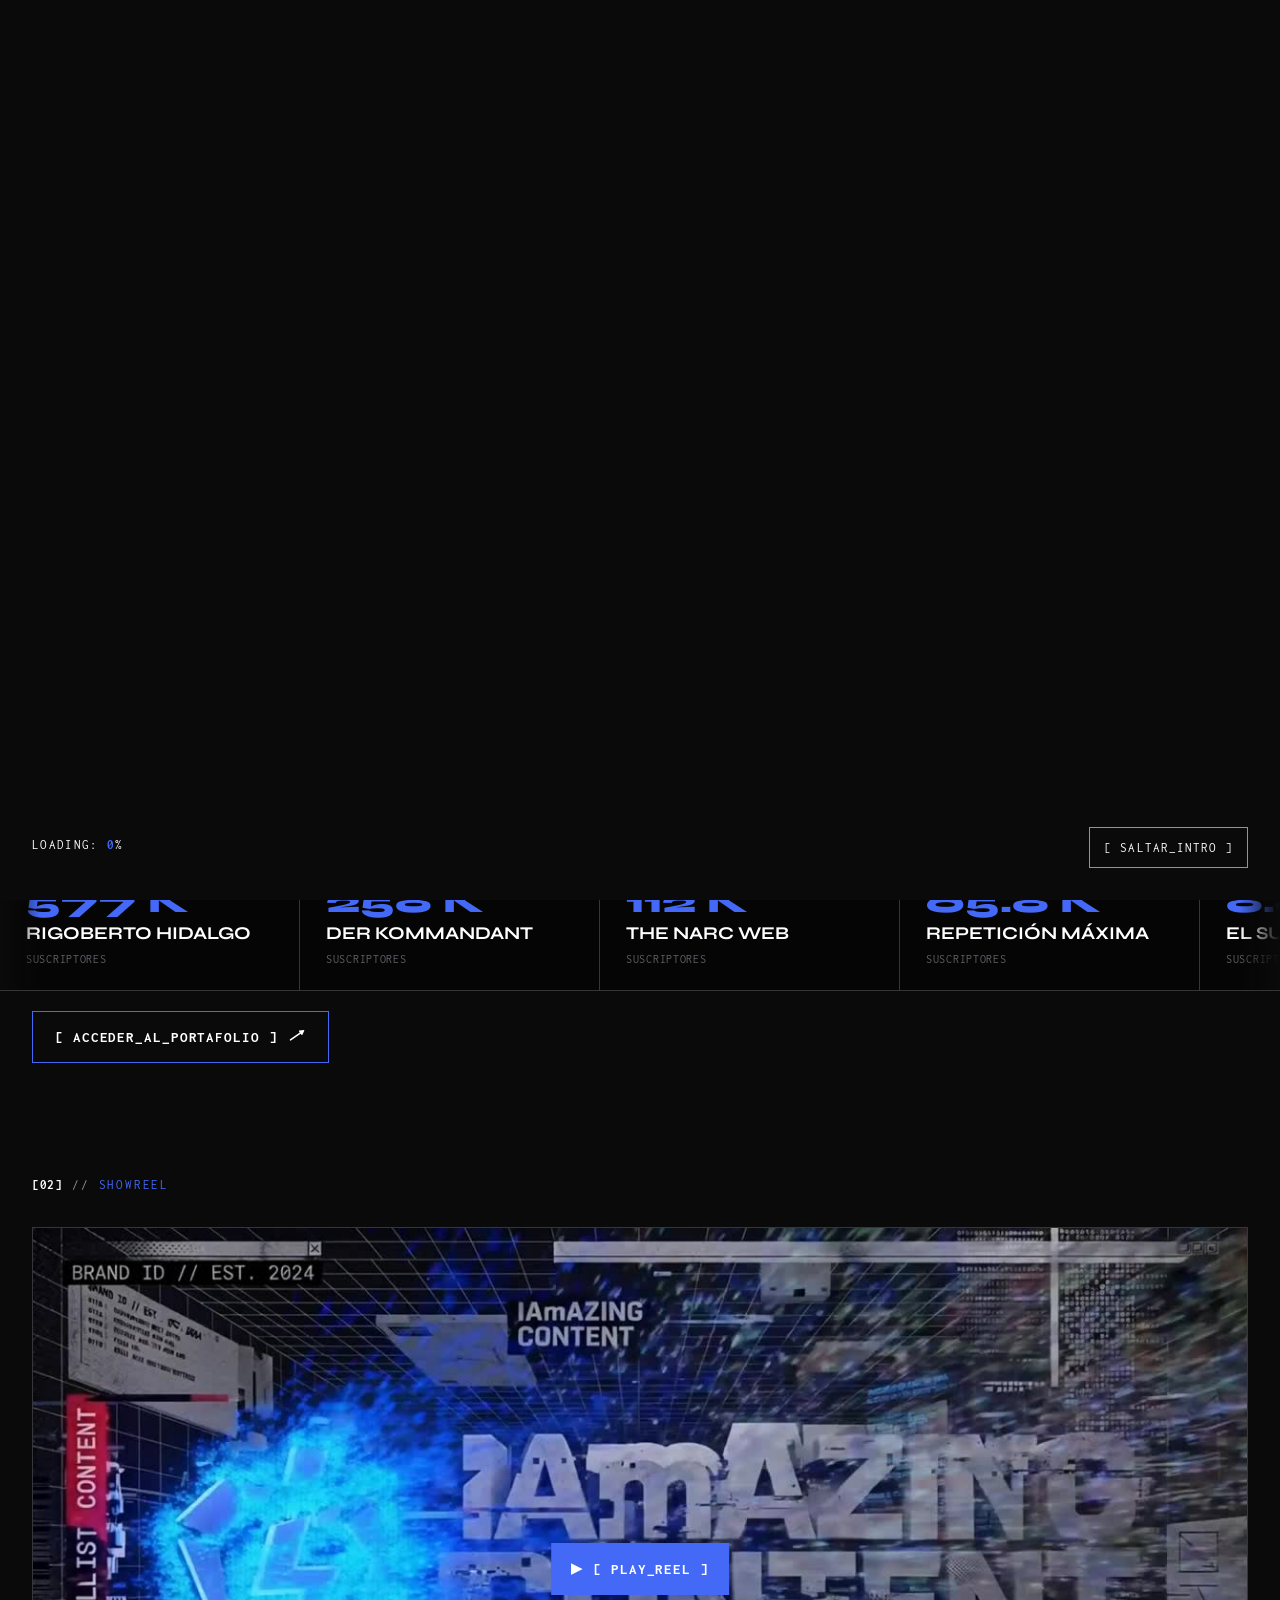
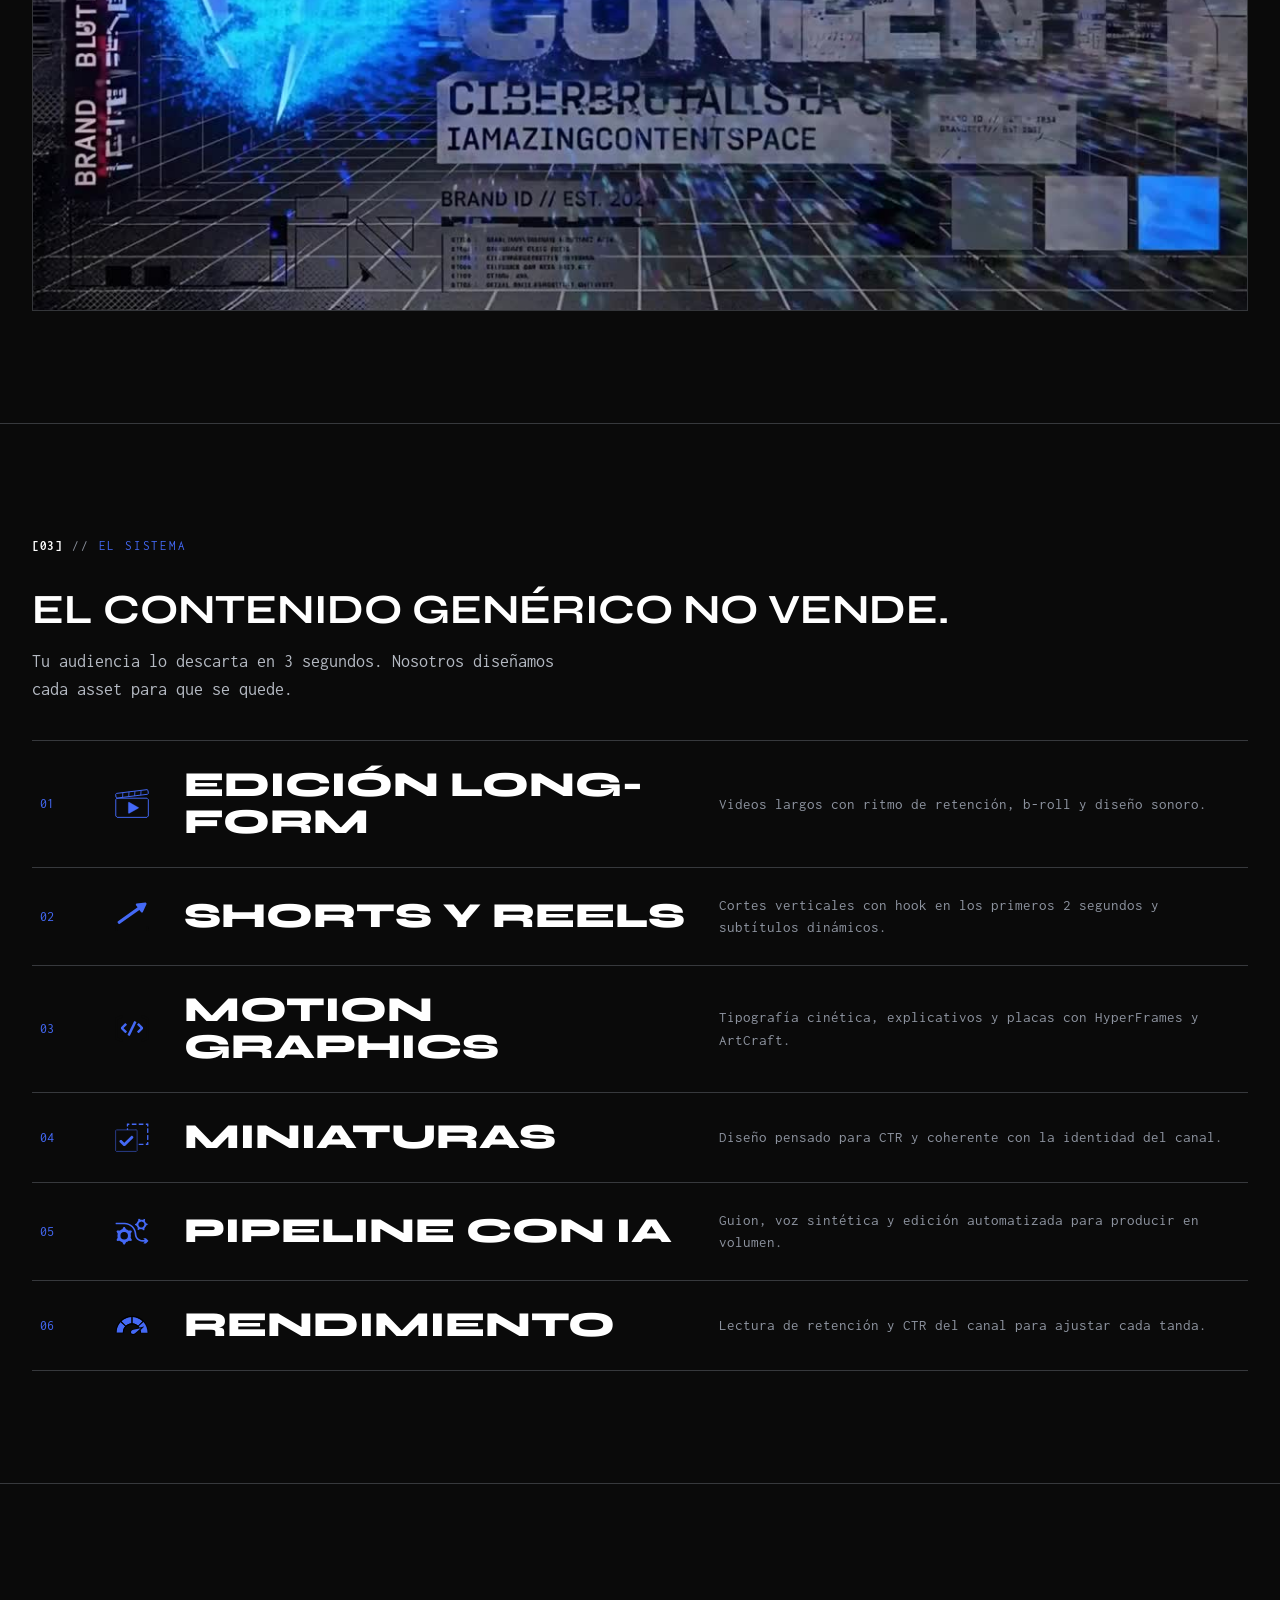
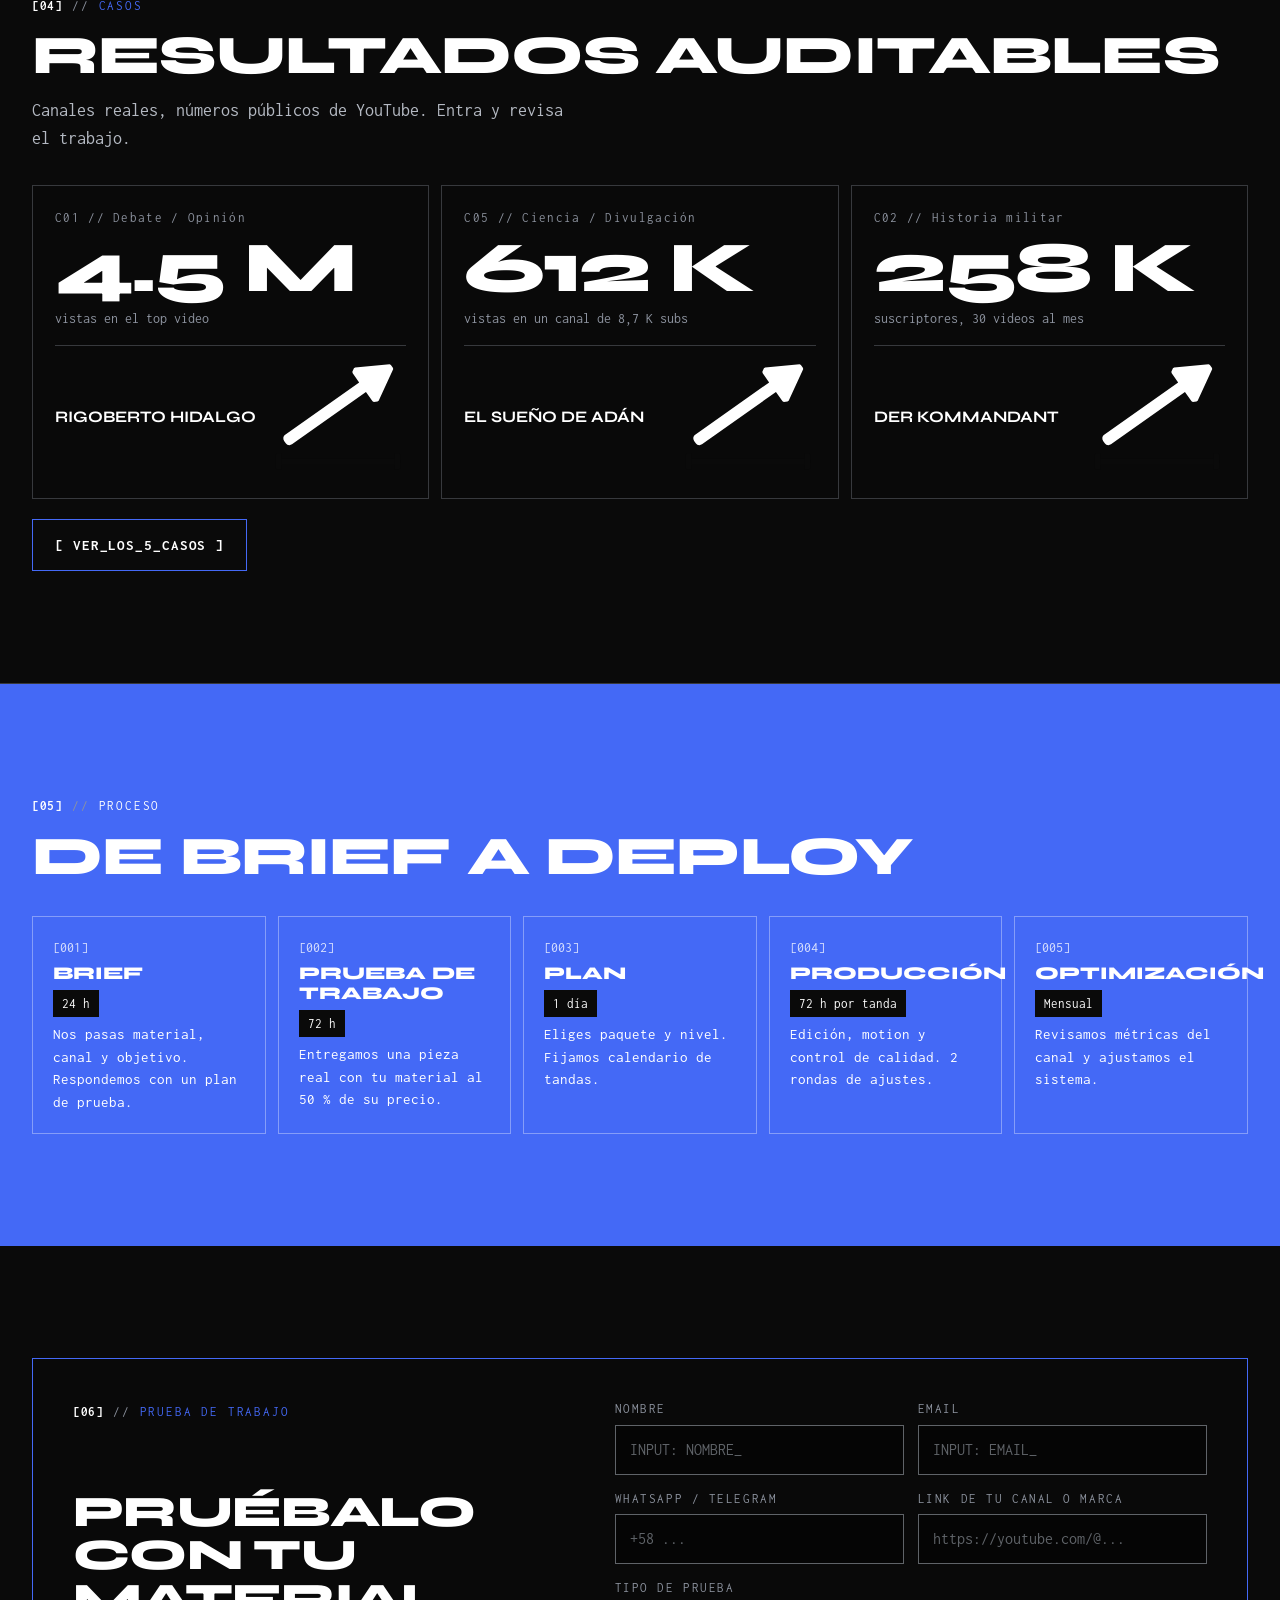
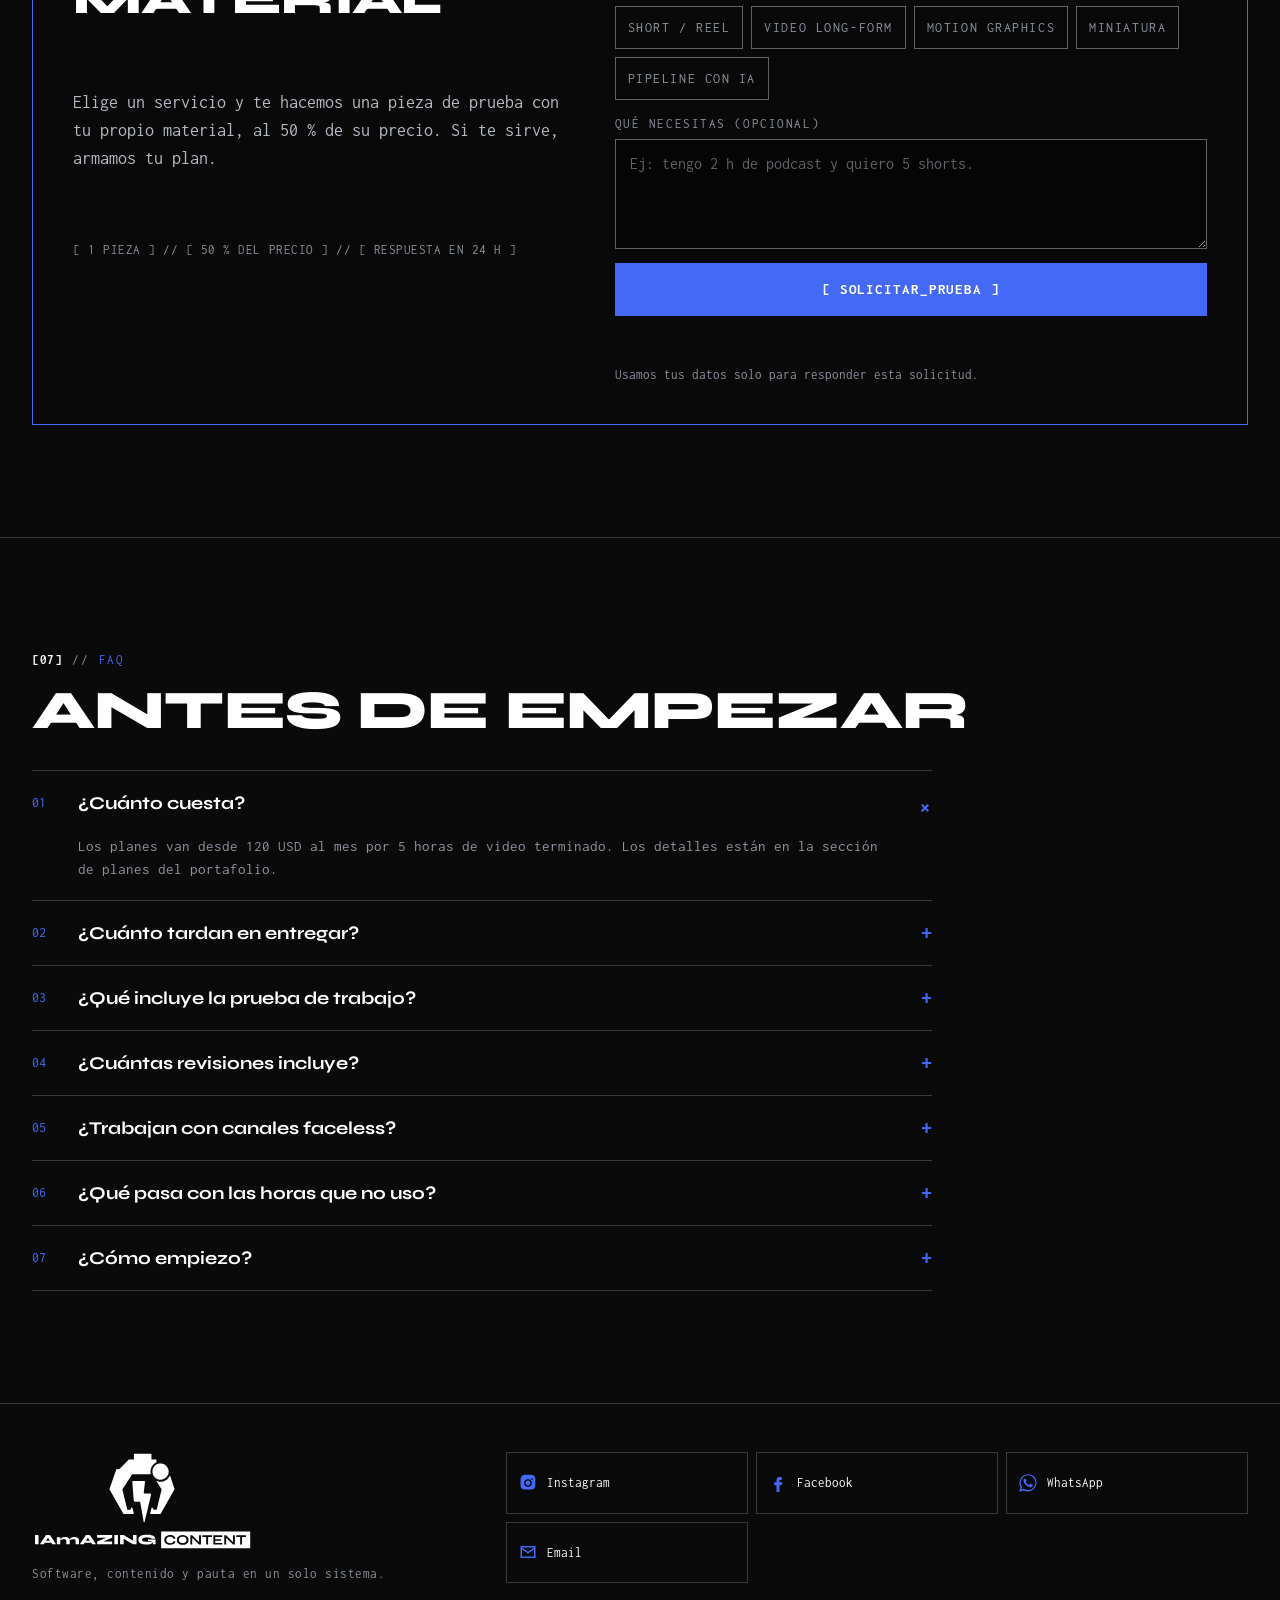
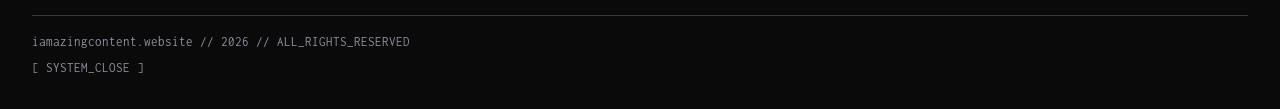
<file: index.html>
<!DOCTYPE html>
<html lang="es">
<head>
  <meta charset="UTF-8">
  <meta name="viewport" content="width=device-width, initial-scale=1, viewport-fit=cover">
  <title>IAmAZING CONTENT // Agencia de contenido con IA para creadores y marcas</title>
  <meta name="description" content="Edición de video, motion graphics y pipeline con IA para canales de YouTube y marcas. Hemos producido para canales que suman más de 1 M de suscriptores. Pide tu prueba de trabajo.">
  <meta name="theme-color" content="#0A0A0A">
  <meta property="og:type" content="website">
  <meta property="og:title" content="IAmAZING CONTENT // Contenido que detiene el scroll">
  <meta property="og:description" content="Agencia de contenido con IA: edición de video, motion graphics y pipeline con IA. Pide tu prueba de trabajo.">
  <meta property="og:image" content="assets/brand/og-isotipo.png">
  <link rel="icon" type="image/svg+xml" href="assets/brand/logos/Isotipo-azul.svg">
  <link rel="preconnect" href="https://fonts.googleapis.com">
  <link rel="preconnect" href="https://fonts.gstatic.com" crossorigin>
  <link href="https://fonts.googleapis.com/css2?family=Inconsolata:wght@400;700&family=Syne:wght@600;700;800&display=swap" rel="stylesheet">
  <link rel="stylesheet" href="assets/css/iamc.css?v=20261108b">
</head>
<body>
  <div id="intro" aria-hidden="true">
    <video muted playsinline preload="auto"><source src="assets/video/intro.mp4" type="video/mp4"></video>
    <canvas></canvas>
    <div class="intro-load mono-s">LOADING: <b id="intro-pct">0</b>%</div>
    <button class="intro-skip" type="button">[ SALTAR_INTRO ]</button>
  </div>
  <canvas id="ascii-bg" aria-hidden="true"></canvas>
  <div class="noise" aria-hidden="true"></div>
  <div class="scanline" aria-hidden="true"></div>

  <div class="page">
    <header class="topbar">
      <div class="wrap">
        <a class="brand" href="./" aria-label="IAmAZING CONTENT, inicio">
          <img class="iso" src="assets/brand/logos/Isotipo-azul.svg" alt="" width="36" height="36">
          <span class="wordmark">IAmAZING <b>CONTENT</b></span>
        </a>
        <div class="status" aria-hidden="true"><span><span class="dot">■</span> SYSTEM_ONLINE</span><span>LOG: CCS/VNZLA</span></div>
        <nav class="nav" aria-label="Principal">
          <a href="portafolio/">[ PORTAFOLIO ]</a>
          <a class="hide-sm" href="portafolio/#planes">[ PLANES ]</a>
          <a class="nav-cta" href="#prueba">[ PRUEBA ]</a>
        </nav>
      </div>
    </header>

    <main>
      <!-- [01] HERO -->
      <section class="hero" aria-labelledby="hero-title">
        <div class="wrap">
          <div class="hero-meta reveal"><span class="idx">[01]</span><span class="tag" data-scramble>Agencia de contenido con IA</span></div>
          <h1 id="hero-title" class="h-display reveal">Contenido que <em>detiene</em> el scroll</h1>
          <div class="hero-grid">
            <p class="lead reveal">Editamos, animamos y automatizamos video para canales de YouTube y marcas. <strong>Dirección creativa humana</strong> sobre un pipeline con IA.</p>
            <div class="hero-side reveal">
              <div class="badge-proof"><b data-count="1021550">1 M</b><span>suscriptores en los canales para los que producimos</span></div>
              <a class="btn btn-primary glitch" href="#prueba">[ PRUEBA_DE_TRABAJO ]</a>
            </div>
          </div>
          <ul class="stack reveal" aria-label="Servicios">
            <li>Edición</li><li>Shorts</li><li>Motion</li><li>Miniaturas</li><li>Guion IA</li><li>Voz IA</li><li>HyperFrames</li><li>ArtCraft</li>
          </ul>
        </div>
        <div class="giant" aria-hidden="true">IAmAZING</div>
      </section>

      <!-- CARRUSEL DE CLIENTES -->
      <section aria-label="Canales para los que producimos">
        <div class="marquee"><div class="marquee-track" id="client-track"></div></div>
        <div class="wrap" style="padding-top:20px">
          <a class="btn glitch" href="portafolio/">[ ACCEDER_AL_PORTAFOLIO ]
            <img class="arr" src="assets/brand/icons/icon-arrow-deploy-white.svg" alt=""></a>
        </div>
      </section>

      <!-- [02] SHOWREEL -->
      <section class="section" id="showreel" aria-labelledby="reel-title">
        <div class="wrap">
          <div class="section-head"><span class="idx">[02]</span><span class="tag">Showreel</span><h2 id="reel-title" class="sr-only">Showreel</h2></div>
          <div class="showreel reveal" id="showreel-box">
            <video id="showreel-video" muted loop playsinline preload="none"></video>
            <button class="play" type="button" id="showreel-play" aria-label="Reproducir showreel"><span>▶</span> [ PLAY_REEL ]</button>
          </div>
        </div>
      </section>

      <!-- [03] SERVICIOS + SPEECH -->
      <section class="section" id="sistema" aria-labelledby="sistema-title">
        <div class="wrap">
          <div class="section-head"><span class="idx">[03]</span><span class="tag">El sistema</span><h2 id="sistema-title" class="sr-only">Servicios</h2></div>
          <p class="manifesto reveal">El contenido genérico no vende.</p>
          <p class="lead manifesto-lead reveal">Tu audiencia lo descarta en 3 segundos. Nosotros diseñamos cada asset para que se quede.</p>
          <ol class="services" id="services"></ol>
        </div>
      </section>

      <!-- [04] CASOS CON MÉTRICA -->
      <section class="section" id="casos" aria-labelledby="casos-title">
        <div class="wrap">
          <div class="section-head">
            <span class="idx">[04]</span><span class="tag">Casos</span>
            <h2 id="casos-title" class="h2">Resultados auditables</h2>
            <p class="lead">Canales reales, números públicos de YouTube. Entra y revisa el trabajo.</p>
          </div>
          <div class="metric-cards" id="metric-cards"></div>
          <a class="btn glitch" href="portafolio/#canales" style="margin-top:20px">[ VER_LOS_5_CASOS ]</a>
        </div>
      </section>

      <!-- [05] PROCESO -->
      <section class="section section-blue" id="proceso" aria-labelledby="proceso-title">
        <div class="wrap">
          <div class="section-head">
            <span class="idx">[05]</span><span class="tag">Proceso</span>
            <h2 id="proceso-title" class="h2">De brief a deploy</h2>
          </div>
          <ol class="process" id="process"></ol>
        </div>
      </section>

      <!-- [06] PRUEBA DE TRABAJO -->
      <section class="section" id="prueba" aria-labelledby="prueba-title">
        <div class="wrap">
          <div class="trial panel reveal">
            <div class="trial-head">
              <div><span class="idx">[06]</span><span class="tag">Prueba de trabajo</span></div>
              <h2 id="prueba-title" class="h2">Pruébalo con tu material</h2>
              <p class="lead">Elige un servicio y te hacemos una pieza de prueba con tu propio material, al 50 % de su precio. Si te sirve, armamos tu plan.</p>
              <p class="mono-s">[ 1 PIEZA ] // [ 50 % DEL PRECIO ] // [ RESPUESTA EN 24 H ]</p>
              <div class="manager" id="manager" hidden></div>
            </div>
            <form class="form" id="trial-form" novalidate>
              <div class="row">
                <div class="field"><label for="f-nombre">Nombre</label><input id="f-nombre" name="nombre" autocomplete="name" required placeholder="INPUT: NOMBRE_"></div>
                <div class="field"><label for="f-email">Email</label><input id="f-email" name="email" type="email" autocomplete="email" required placeholder="INPUT: EMAIL_"></div>
              </div>
              <div class="row">
                <div class="field"><label for="f-tel">WhatsApp / Telegram</label><input id="f-tel" name="telefono" type="tel" autocomplete="tel" placeholder="+58 ..."></div>
                <div class="field"><label for="f-canal">Link de tu canal o marca</label><input id="f-canal" name="canal" type="url" inputmode="url" required placeholder="https://youtube.com/@..."></div>
              </div>
              <fieldset class="field" style="border:0">
                <legend class="legend">Tipo de prueba</legend>
                <div class="chips">
                  <label><input type="checkbox" name="servicio" value="Short / Reel"><span>Short / Reel</span></label>
                  <label><input type="checkbox" name="servicio" value="Video long-form"><span>Video long-form</span></label>
                  <label><input type="checkbox" name="servicio" value="Motion graphics"><span>Motion graphics</span></label>
                  <label><input type="checkbox" name="servicio" value="Miniatura"><span>Miniatura</span></label>
                  <label><input type="checkbox" name="servicio" value="Pipeline con IA"><span>Pipeline con IA</span></label>
                </div>
              </fieldset>
              <div class="field"><label for="f-msg">Qué necesitas (opcional)</label><textarea id="f-msg" name="mensaje" placeholder="Ej: tengo 2 h de podcast y quiero 5 shorts."></textarea></div>
              <input class="hp" name="website" tabindex="-1" autocomplete="off" aria-hidden="true">
              <button class="btn btn-primary btn-block glitch" type="submit">[ SOLICITAR_PRUEBA ]</button>
              <p class="form-status" id="form-status" role="status" aria-live="polite"></p>
              <p class="form-note">Usamos tus datos solo para responder esta solicitud.</p>
            </form>
          </div>
        </div>
      </section>

      <!-- [07] FAQ -->
      <section class="section" id="faq" aria-labelledby="faq-title">
        <div class="wrap">
          <div class="section-head">
            <span class="idx">[07]</span><span class="tag">FAQ</span>
            <h2 id="faq-title" class="h2">Antes de empezar</h2>
          </div>
          <div class="faq" id="faq-list"></div>
        </div>
      </section>
    </main>

    <!-- [08] FOOTER -->
    <footer class="footer" id="contacto">
      <div class="wrap">
        <div class="footer-grid">
          <div>
            <img class="logo-big" src="assets/brand/logos/Logotipo-negativo.svg" alt="IAmAZING CONTENT" width="220">
            <p class="mono-s" style="margin-top:14px">Software, contenido y pauta en un solo sistema.</p>
          </div>
          <div class="socials" id="socials"></div>
        </div>
        <div class="footer-bottom">
          <span><span data-domain></span> // <span data-year></span> // ALL_RIGHTS_RESERVED</span>
          <span>[ SYSTEM_CLOSE ]</span>
        </div>
      </div>
    </footer>
  </div>

  <script src="assets/js/config.js?v=20261108b"></script>
  <script src="assets/js/app.js?v=20261108b"></script>
</body>
</html>
</file>
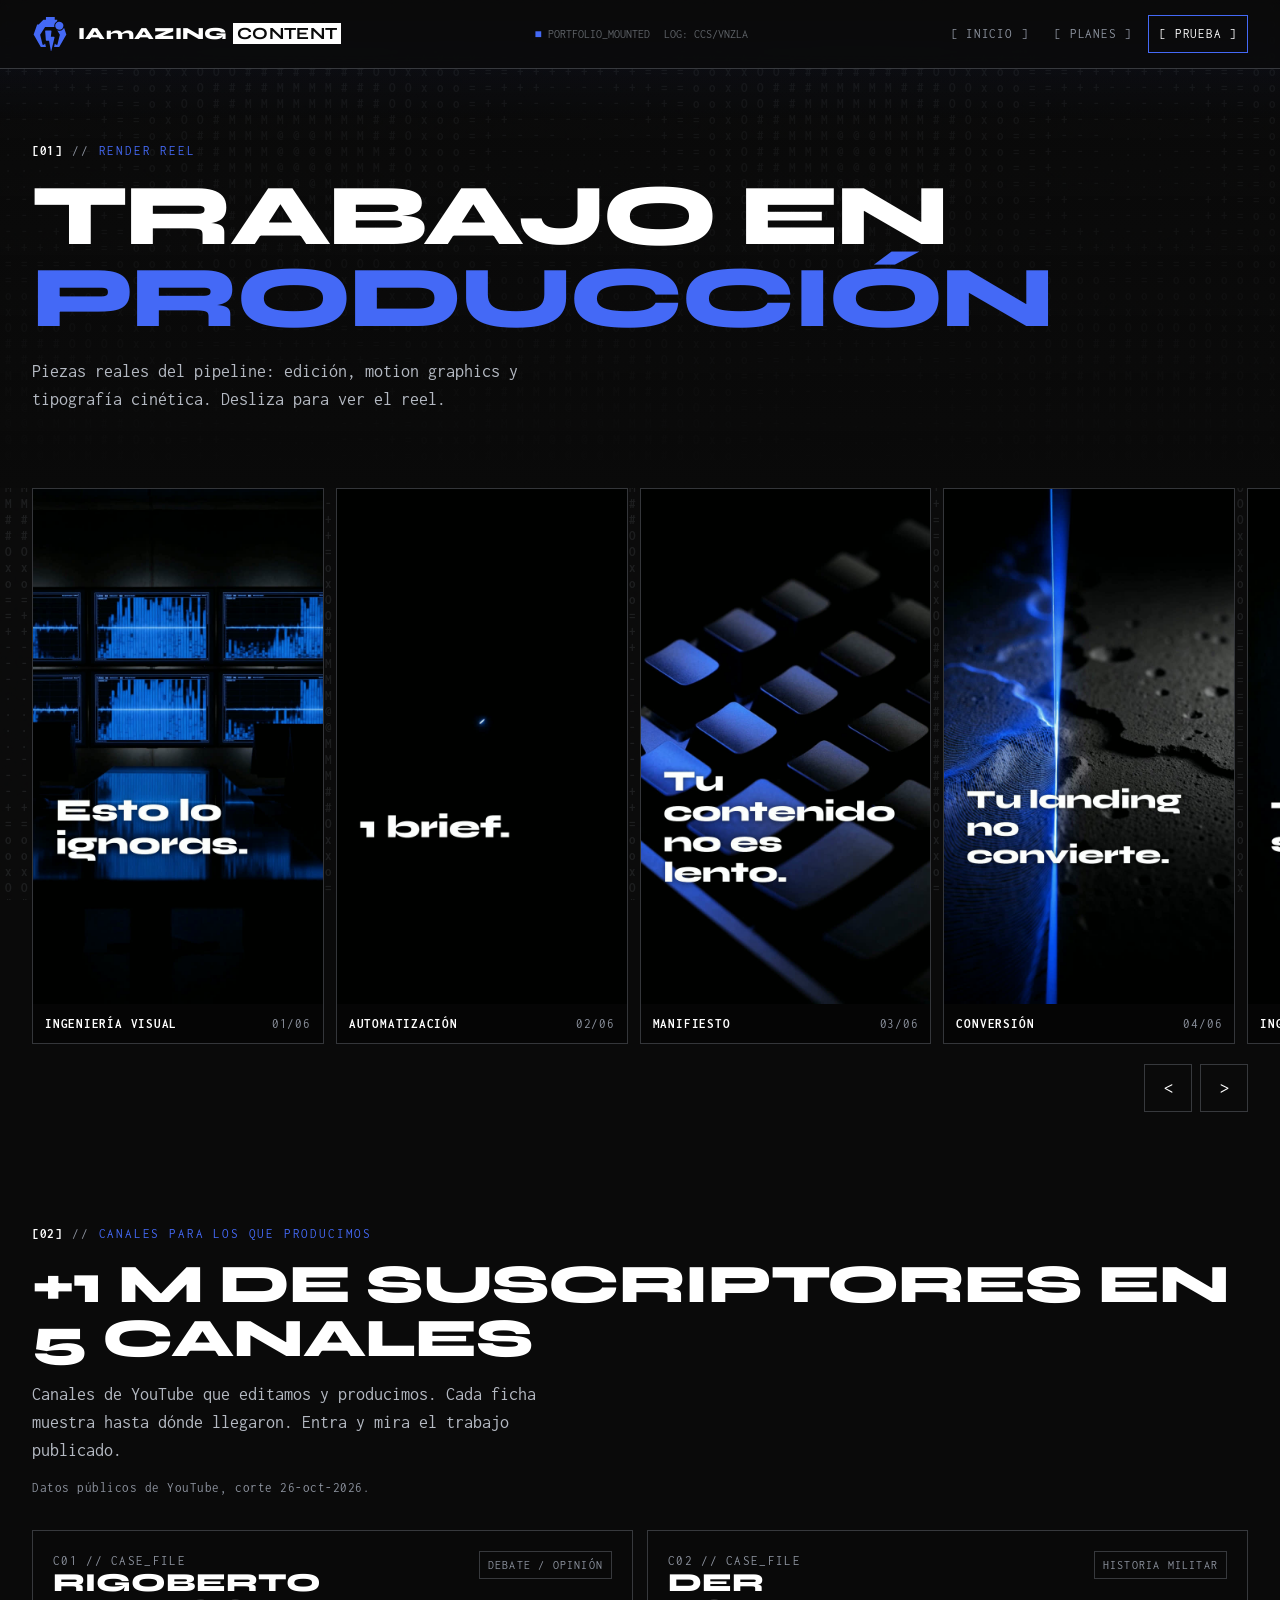
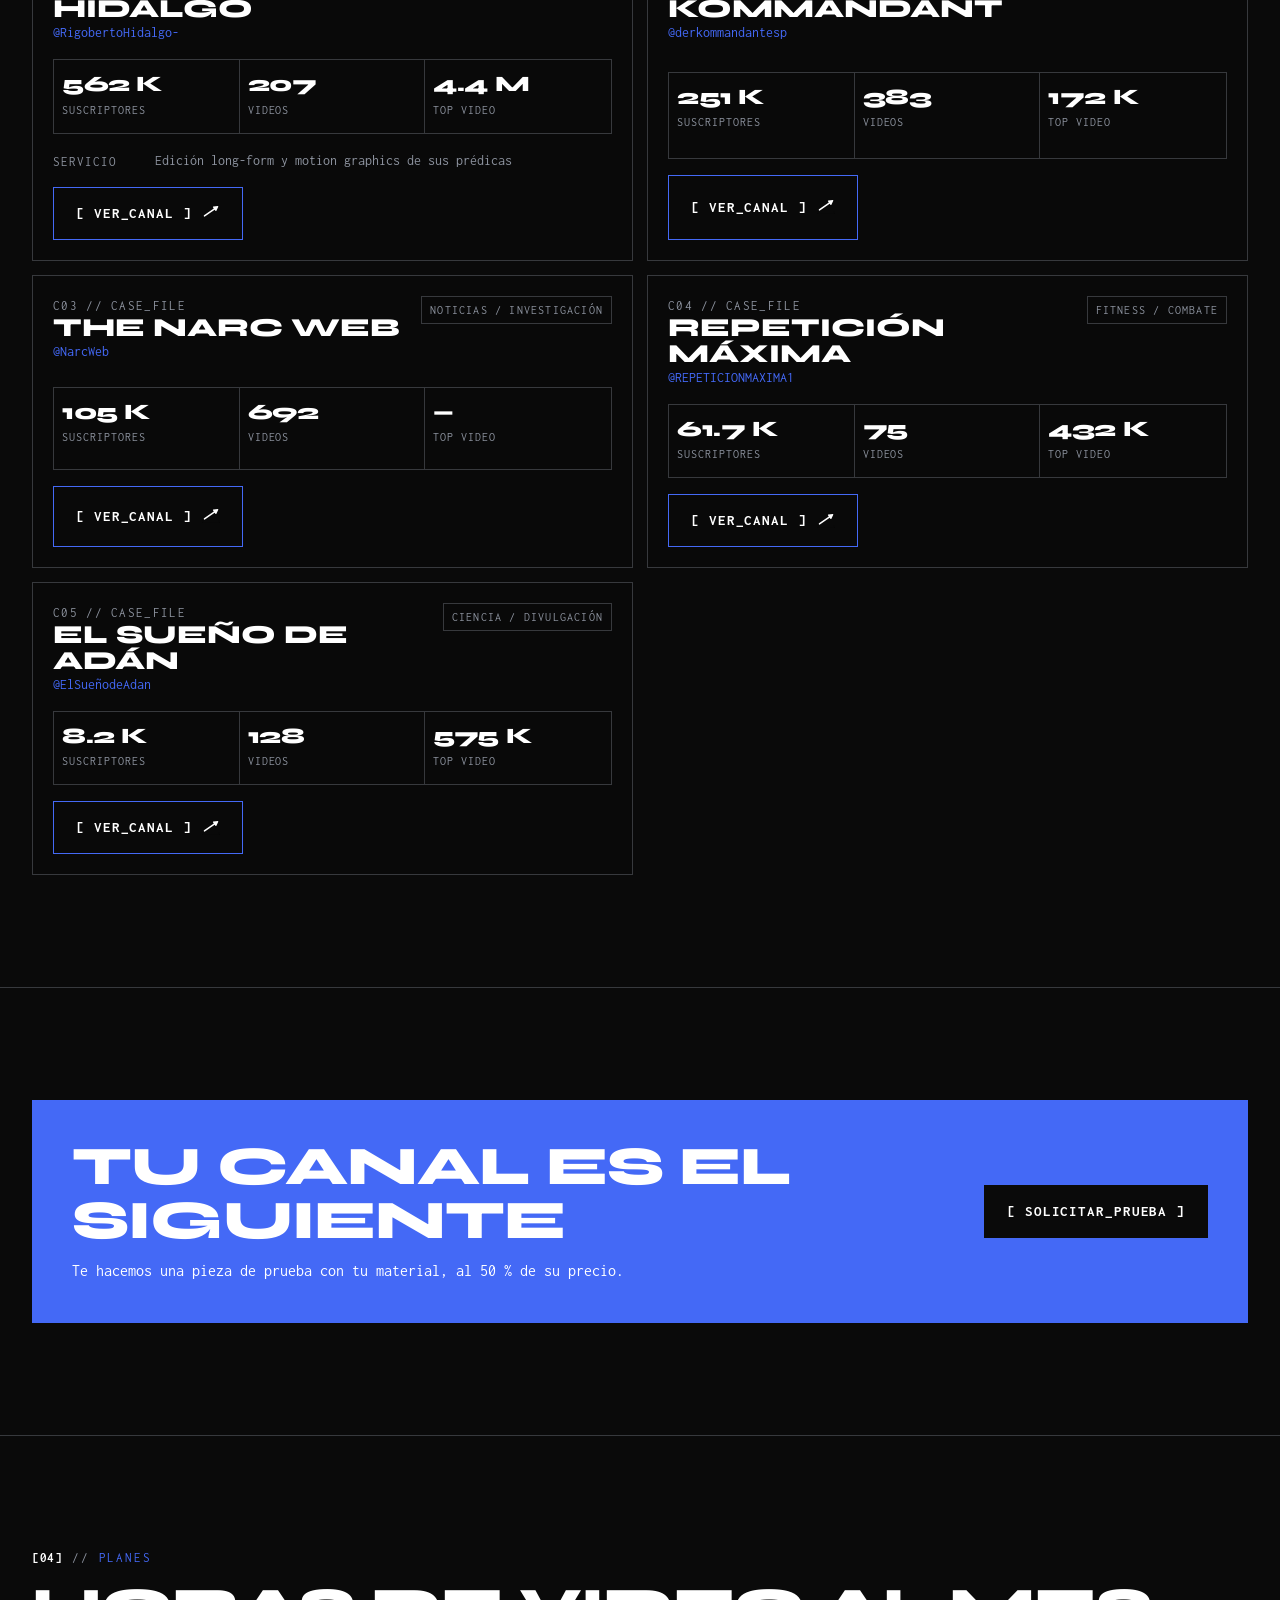
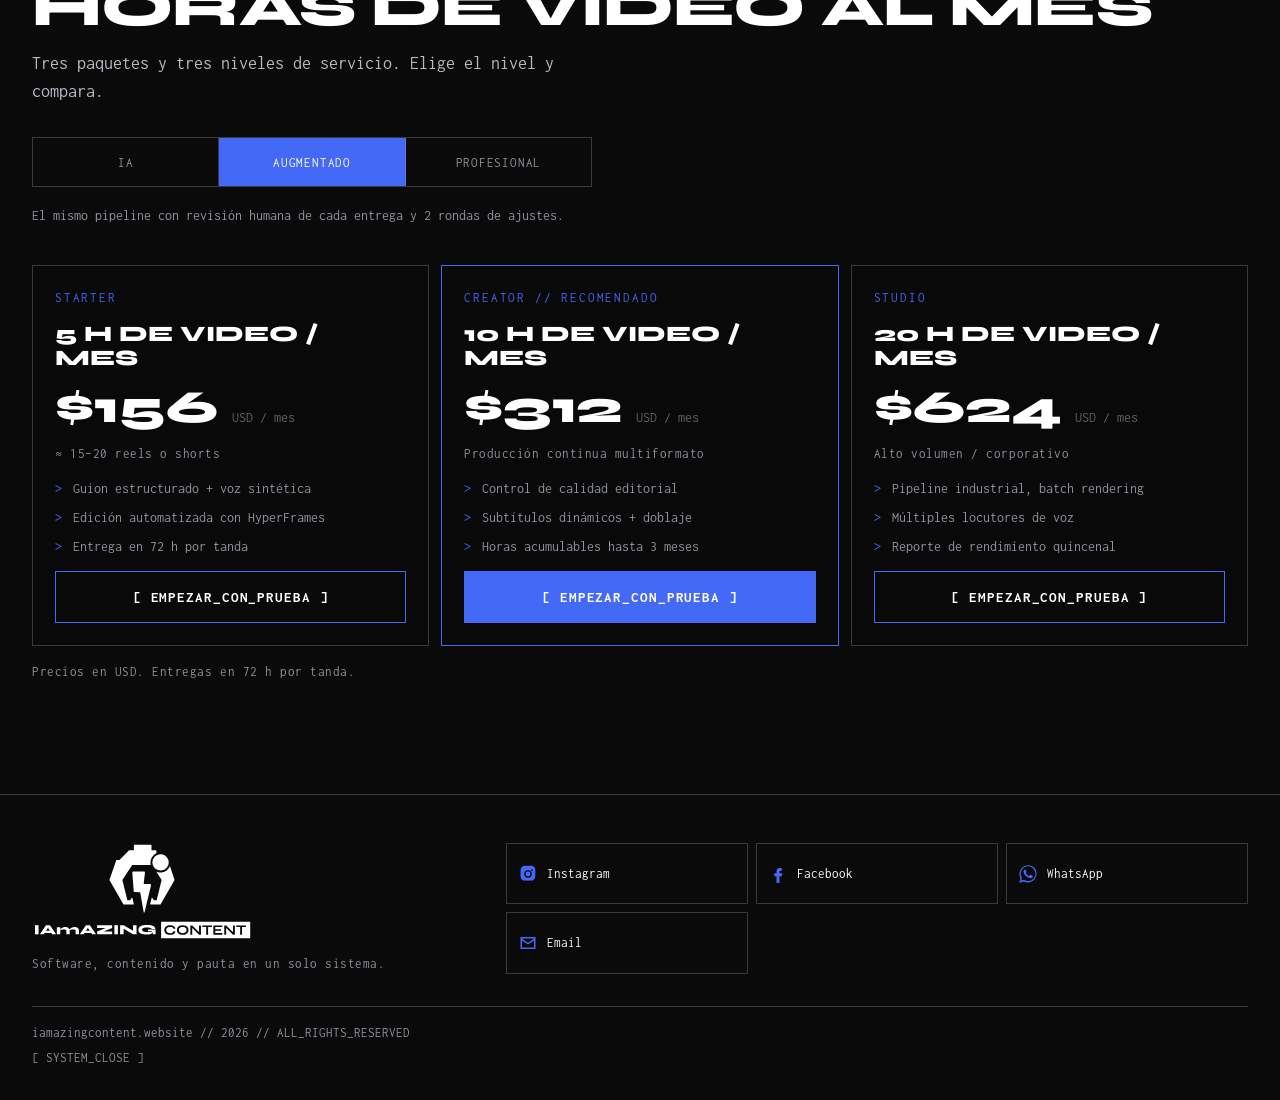
<file: portafolio/index.html>
<!DOCTYPE html>
<html lang="es">
<head>
  <meta charset="UTF-8">
  <meta name="viewport" content="width=device-width, initial-scale=1, viewport-fit=cover">
  <title>Portafolio // IAmAZING CONTENT</title>
  <meta name="description" content="Reels, canales de YouTube para los que producimos y planes de producción de video de IAmAZING CONTENT.">
  <meta name="theme-color" content="#0A0A0A">
  <meta property="og:type" content="website">
  <meta property="og:title" content="Portafolio // IAmAZING CONTENT">
  <meta property="og:description" content="Canales de YouTube para los que producimos, reels y planes de producción.">
  <meta property="og:image" content="../assets/brand/og-isotipo.png">
  <link rel="icon" type="image/svg+xml" href="../assets/brand/logos/Isotipo-azul.svg">
  <link rel="preconnect" href="https://fonts.googleapis.com">
  <link rel="preconnect" href="https://fonts.gstatic.com" crossorigin>
  <link href="https://fonts.googleapis.com/css2?family=Inconsolata:wght@400;700&family=Syne:wght@600;700;800&display=swap" rel="stylesheet">
  <link rel="stylesheet" href="../assets/css/iamc.css?v=20261108b">
</head>
<body>
  <canvas id="ascii-bg" aria-hidden="true"></canvas>
  <div class="noise" aria-hidden="true"></div>
  <div class="scanline" aria-hidden="true"></div>

  <div class="page">
    <header class="topbar">
      <div class="wrap">
        <a class="brand" href="../" aria-label="IAmAZING CONTENT, inicio">
          <img class="iso" src="../assets/brand/logos/Isotipo-azul.svg" alt="" width="36" height="36">
          <span class="wordmark">IAmAZING <b>CONTENT</b></span>
        </a>
        <div class="status" aria-hidden="true"><span><span class="dot">■</span> PORTFOLIO_MOUNTED</span><span>LOG: CCS/VNZLA</span></div>
        <nav class="nav" aria-label="Principal">
          <a href="../">[ INICIO ]</a>
          <a class="hide-sm" href="#planes">[ PLANES ]</a>
          <a class="nav-cta" href="../#prueba">[ PRUEBA ]</a>
        </nav>
      </div>
    </header>

    <main>
      <!-- SECTION_01 // CARRUSEL DE VIDEOS -->
      <section class="hero" aria-labelledby="pf-title">
        <div class="wrap">
          <div class="hero-meta reveal"><span class="idx">[01]</span><span class="tag">Render reel</span></div>
          <h1 id="pf-title" class="h-display reveal">Trabajo en <em>producción</em></h1>
          <p class="lead reveal">Piezas reales del pipeline: edición, motion graphics y tipografía cinética. Desliza para ver el reel.</p>
        </div>
      </section>
      <section class="reel" aria-label="Reels">
        <div class="reel-track" id="reel-track" tabindex="0"></div>
        <div class="reel-ctrl">
          <button type="button" id="reel-prev" aria-label="Anterior">&lt;</button>
          <button type="button" id="reel-next" aria-label="Siguiente">&gt;</button>
        </div>
      </section>

      <!-- SECTION_02 // CANALES DE YOUTUBE -->
      <section class="section" id="canales" aria-labelledby="canales-title">
        <div class="wrap">
          <div class="section-head">
            <span class="idx">[02]</span><span class="tag">Canales para los que producimos</span>
            <h2 id="canales-title" class="h2">+1 M de suscriptores en 5 canales</h2>
            <p class="lead">Canales de YouTube que editamos y producimos. Cada ficha muestra hasta dónde llegaron. Entra y mira el trabajo publicado.</p>
            <p class="mono-s">Datos públicos de YouTube, corte 26-oct-2026.</p>
          </div>
          <div class="cases" id="cases"></div>
        </div>
      </section>

      <!-- SECTION_03 // CTA -->
      <section class="section" aria-label="Prueba de trabajo">
        <div class="wrap">
          <div class="cta-band panel reveal">
            <div>
              <h2 class="h2">Tu canal es el siguiente</h2>
              <p style="margin-top:10px">Te hacemos una pieza de prueba con tu material, al 50 % de su precio.</p>
            </div>
            <a class="btn glitch" href="../#prueba">[ SOLICITAR_PRUEBA ]</a>
          </div>
        </div>
      </section>

      <!-- SECTION_04 // PLANES -->
      <section class="section" id="planes" aria-labelledby="planes-title">
        <div class="wrap">
          <div class="section-head">
            <span class="idx">[04]</span><span class="tag">Planes</span>
            <h2 id="planes-title" class="h2">Horas de video al mes</h2>
            <p class="lead">Tres paquetes y tres niveles de servicio. Elige el nivel y compara.</p>
          </div>
          <div class="tiers" id="tiers" role="group" aria-label="Nivel de servicio"></div>
          <p class="tier-desc" id="tier-desc" aria-live="polite"></p>
          <div class="plans" id="plans"></div>
          <p class="mono-s" style="margin-top:16px">Precios en USD. Entregas en 72 h por tanda.</p>
        </div>
      </section>
    </main>

    <footer class="footer" id="contacto">
      <div class="wrap">
        <div class="footer-grid">
          <div>
            <img class="logo-big" src="../assets/brand/logos/Logotipo-negativo.svg" alt="IAmAZING CONTENT" width="220">
            <p class="mono-s" style="margin-top:14px">Software, contenido y pauta en un solo sistema.</p>
          </div>
          <div class="socials" id="socials"></div>
        </div>
        <div class="footer-bottom">
          <span><span data-domain></span> // <span data-year></span> // ALL_RIGHTS_RESERVED</span>
          <span>[ SYSTEM_CLOSE ]</span>
        </div>
      </div>
    </footer>
  </div>

  <script src="../assets/js/config.js?v=20261108b"></script>
  <script src="../assets/js/app.js?v=20261108b"></script>
</body>
</html>
</file>
<file: assets/css/iamc.css>
/* IAmAZING CONTENT // WEBSITE v2 // mobile first
   Tokens = Kit-IA/tokens.css (brandbook). Nada de esquinas redondeadas. */
:root {
  --negro: #0A0A0A;
  --negro-2: #050505;
  --azul: #4469F6;
  --cemento: #8D939F;
  --ceniza: #5F6368;
  --blanco: #FFFFFF;
  --line: rgba(141, 147, 159, .35);
  --f-display: 'Syne', sans-serif;
  --f-mono: 'Inconsolata', ui-monospace, monospace;
  --gut: 16px;
  --max: 1280px;
}

*, *::before, *::after { box-sizing: border-box; margin: 0; padding: 0; border-radius: 0 !important; }
html { scroll-behavior: smooth; -webkit-text-size-adjust: 100%; overflow-x: clip; }
body {
  background: var(--negro);
  color: var(--cemento);
  font-family: var(--f-mono);
  font-size: 16px;
  line-height: 1.5;
  overflow-x: clip;
  min-height: 100vh;
}
img, svg, video { display: block; max-width: 100%; }
a { color: inherit; text-decoration: none; }
button, input, select, textarea { font: inherit; color: inherit; }
:focus-visible { outline: 2px solid var(--azul); outline-offset: 3px; }
.sr-only { position: absolute; width: 1px; height: 1px; overflow: hidden; clip: rect(0 0 0 0); white-space: nowrap; }

/* ---------- capas de fondo ---------- */
#ascii-bg { position: fixed; inset: 0; width: 100%; height: 100%; z-index: 0; pointer-events: none; }
.noise {
  position: fixed; inset: 0; z-index: 1; pointer-events: none; opacity: .08; mix-blend-mode: overlay;
  background-image: url('data:image/svg+xml,%3Csvg viewBox="0 0 200 200" xmlns="http://www.w3.org/2000/svg"%3E%3Cfilter id="n"%3E%3CfeTurbulence type="fractalNoise" baseFrequency="0.85" numOctaves="3" stitchTiles="stitch"/%3E%3C/filter%3E%3Crect width="100%25" height="100%25" filter="url(%23n)"/%3E%3C/svg%3E');
}
.scanline {
  position: fixed; left: 0; right: 0; height: 120px; z-index: 1; pointer-events: none;
  background: linear-gradient(to bottom, transparent, rgba(68, 105, 246, .06), transparent);
  animation: scan 7s linear infinite;
}
@keyframes scan { from { top: -120px; } to { top: 100%; } }

.page { position: relative; z-index: 2; }
.wrap { width: 100%; max-width: var(--max); margin: 0 auto; padding: 0 var(--gut); }

/* ---------- intro ---------- */
#intro { position: fixed; inset: 0; z-index: 100; background: var(--negro); transition: opacity 1s ease; }
#intro.out { opacity: 0; pointer-events: none; }
#intro canvas { width: 100%; height: 100%; }
#intro video { display: none; }
.intro-skip {
  position: absolute; right: var(--gut); bottom: calc(var(--gut) + env(safe-area-inset-bottom));
  background: transparent; border: 1px solid var(--cemento); padding: 10px 14px;
  font-family: var(--f-mono); font-size: 13px; letter-spacing: .08em; color: var(--blanco); cursor: pointer;
}

/* ---------- barra superior ---------- */
.topbar {
  position: sticky; top: 0; z-index: 50;
  background: rgba(10, 10, 10, .82); backdrop-filter: blur(8px); -webkit-backdrop-filter: blur(8px);
  border-bottom: 1px solid var(--line);
}
.topbar .wrap { display: flex; align-items: center; justify-content: space-between; gap: 12px; height: 60px; }
.brand { display: flex; align-items: center; gap: 10px; }
.brand .iso { width: 30px; height: 30px; }
.brand .logo { height: 16px; width: auto; }
.nav { display: flex; align-items: center; gap: 6px; }
.nav a { font-size: 13px; letter-spacing: .06em; padding: 8px 10px; color: var(--cemento); }
.nav a:hover, .nav a[aria-current="page"] { color: var(--blanco); }
.nav .nav-cta { border: 1px solid var(--azul); color: var(--blanco); }
.nav .hide-sm { display: none; }
.status { display: none; font-size: 12px; color: var(--ceniza); gap: 14px; }
.status .dot { color: var(--azul); animation: blink 1.4s steps(1) infinite; }
@keyframes blink { 50% { opacity: 0; } }

/* ---------- tipografía ---------- */
.tag { display: inline-block; font-size: 12px; letter-spacing: .14em; color: var(--azul); text-transform: uppercase; }
.tag::before { content: '// '; color: var(--ceniza); }
.h-display {
  font-family: var(--f-display); font-weight: 800; color: var(--blanco);
  text-transform: uppercase; line-height: .95; letter-spacing: -.02em;
  font-size: clamp(1.6rem, 6.8vw, 6.2rem); letter-spacing: -.03em;
}
.h-display em { font-style: normal; color: var(--azul); }
.h2 {
  font-family: var(--f-display); font-weight: 800; color: var(--blanco); text-transform: uppercase;
  line-height: 1; letter-spacing: -.015em; font-size: clamp(1.5rem, 6vw, 3.4rem);
}
.lead { font-size: 18px; line-height: 1.55; color: #B4B9C2; max-width: 60ch; }
.lead strong { color: var(--blanco); font-weight: 700; }
.mono-s { font-size: 13px; letter-spacing: .04em; color: var(--ceniza); }

/* ---------- botones ---------- */
.btn {
  position: relative; display: inline-flex; align-items: center; justify-content: center; gap: 10px;
  min-height: 52px; padding: 14px 22px; border: 1px solid var(--azul);
  font-family: var(--f-mono); font-weight: 700; font-size: 15px; letter-spacing: .06em; text-transform: uppercase;
  cursor: pointer; overflow: hidden; transition: color .2s, background .2s; background: transparent; color: var(--blanco);
}
.btn-primary { background: var(--azul); color: var(--blanco); }
.btn:hover { background: var(--blanco); color: var(--negro); border-color: var(--blanco); }
.btn .arr { width: 18px; height: 18px; }
.btn-block { width: 100%; }
.glitch:hover { animation: glitch .35s steps(2) 1; }
@keyframes glitch {
  0% { transform: translate(0); clip-path: inset(0 0 0 0); }
  25% { transform: translate(-3px, 1px); clip-path: inset(10% 0 55% 0); }
  50% { transform: translate(3px, -1px); clip-path: inset(60% 0 5% 0); }
  75% { transform: translate(-1px, 0); clip-path: inset(30% 0 30% 0); }
  100% { transform: translate(0); clip-path: inset(0 0 0 0); }
}

/* ---------- secciones ---------- */
.section { padding: 72px 0; border-bottom: 1px solid var(--line); }
.section-head { display: grid; gap: 14px; margin-bottom: 32px; }
.panel { border: 1px solid var(--line); background: rgba(10, 10, 10, .78); }

/* HERO */
.hero { padding: 40px 0 28px; }
.hero .h-display { margin: 14px 0 18px; }
.hero .lead { margin-bottom: 26px; }
.hero-actions { display: grid; gap: 10px; }

/* CARRUSEL DE CLIENTES (marquee) */
.marquee { position: relative; overflow: hidden; border-top: 1px solid var(--line); border-bottom: 1px solid var(--line); background: rgba(5, 5, 5, .85); }
.marquee::before, .marquee::after { content: ''; position: absolute; top: 0; bottom: 0; width: 40px; z-index: 2; pointer-events: none; }
.marquee::before { left: 0; background: linear-gradient(to right, var(--negro), transparent); }
.marquee::after { right: 0; background: linear-gradient(to left, var(--negro), transparent); }
.marquee-track { display: flex; width: max-content; animation: marquee 38s linear infinite; }
.marquee:hover .marquee-track, .marquee:focus-within .marquee-track { animation-play-state: paused; }
@keyframes marquee { to { transform: translateX(-50%); } }
.client {
  display: grid; grid-template-rows: auto auto auto; gap: 6px; width: 250px; padding: 18px 20px;
  border-right: 1px solid var(--line); transition: background .2s;
}
.client:hover { background: rgba(68, 105, 246, .08); }
.client .c-name { font-family: var(--f-display); font-weight: 700; color: var(--blanco); font-size: 18px; line-height: 1.1; text-transform: uppercase; }
.client .c-num { font-family: var(--f-display); font-weight: 800; color: var(--azul); font-size: 34px; line-height: 1; }
.client .c-meta { font-size: 12px; color: var(--ceniza); letter-spacing: .06em; text-transform: uppercase; }

/* SPEECH / PILARES */
.pillars { display: grid; gap: 12px; }
.pillar { padding: 22px; display: grid; gap: 12px; }
.pillar img { width: 44px; height: 38px; object-fit: contain; object-position: left; }
.pillar h3 { font-family: var(--f-display); color: var(--blanco); font-size: 20px; text-transform: uppercase; line-height: 1.1; }
.pillar p { font-size: 15px; }
.manifesto { font-family: var(--f-display); font-weight: 700; color: var(--blanco); font-size: clamp(1.4rem, 5.6vw, 2.6rem); line-height: 1.12; text-transform: uppercase; margin-bottom: 14px; }
.manifesto-lead { margin-bottom: 36px; }
.manifesto span { color: var(--ceniza); }
.pipeline { margin-top: 36px; display: grid; }
.step { display: grid; grid-template-columns: 56px 1fr; gap: 14px; padding: 20px 0; border-top: 1px solid var(--line); }
.step:last-child { border-bottom: 1px solid var(--line); }
.step b { font-family: var(--f-display); color: var(--azul); font-size: 28px; line-height: 1; }
.step h4 { color: var(--blanco); font-size: 15px; letter-spacing: .08em; text-transform: uppercase; margin-bottom: 4px; }
.step p { font-size: 15px; }

/* FREE TRIAL */
.trial { padding: 22px; display: grid; gap: 22px; border-color: var(--azul); }
.trial-head { display: grid; gap: 10px; }
.form { display: grid; gap: 14px; }
.field { display: grid; gap: 6px; }
.legend { margin-bottom: 8px; }
.field label, .legend { font-size: 12px; letter-spacing: .12em; text-transform: uppercase; color: var(--cemento); }
.field input, .field select, .field textarea {
  width: 100%; min-height: 50px; padding: 12px 14px; background: var(--negro-2);
  border: 1px solid var(--ceniza); font-size: 16px; /* 16px evita el zoom de iOS */
  color: var(--blanco); appearance: none; -webkit-appearance: none;
}
.field textarea { min-height: 110px; resize: vertical; }
.field select { background-image: linear-gradient(45deg, transparent 50%, var(--cemento) 50%), linear-gradient(135deg, var(--cemento) 50%, transparent 50%); background-position: calc(100% - 20px) 50%, calc(100% - 14px) 50%; background-size: 6px 6px; background-repeat: no-repeat; }
.field input::placeholder, .field textarea::placeholder { color: var(--ceniza); }
.field input:focus, .field select:focus, .field textarea:focus { border-color: var(--azul); outline: none; }
.chips { display: flex; flex-wrap: wrap; gap: 8px; }
.chips label { position: relative; }
.chips input { position: absolute; opacity: 0; inset: 0; cursor: pointer; }
.chips span { display: inline-block; padding: 10px 12px; border: 1px solid var(--ceniza); font-size: 14px; color: var(--cemento); }
.chips input:checked + span { border-color: var(--azul); background: var(--azul); color: var(--blanco); }
.chips input:focus-visible + span { outline: 2px solid var(--azul); outline-offset: 2px; }
.form-note { font-size: 12px; color: var(--ceniza); }
.form-status { min-height: 1.5em; font-size: 14px; color: var(--azul); }
.hp { position: absolute; left: -9999px; }

/* FOOTER */
.footer { padding: 48px 0 calc(32px + env(safe-area-inset-bottom)); }
.footer-grid { display: grid; gap: 28px; }
.footer .logo-big { width: 220px; }
.socials { display: grid; grid-template-columns: 1fr 1fr; gap: 8px; }
.socials a { display: flex; align-items: center; gap: 10px; min-height: 48px; padding: 10px 12px; border: 1px solid var(--line); font-size: 14px; color: var(--blanco); }
.socials a:hover { border-color: var(--azul); }
.socials svg { width: 18px; height: 18px; fill: var(--azul); flex: none; }
.footer-bottom { margin-top: 32px; padding-top: 16px; border-top: 1px solid var(--line); display: grid; gap: 6px; font-size: 12px; color: var(--ceniza); }

/* ---------- PORTAFOLIO ---------- */
.reel { position: relative; }
.reel-track { display: flex; gap: 12px; overflow-x: auto; scroll-snap-type: x mandatory; padding: 0 var(--gut) 8px; scrollbar-width: none; }
.reel-track::-webkit-scrollbar { display: none; }
.reel-item { flex: 0 0 78%; scroll-snap-align: center; border: 1px solid var(--line); background: var(--negro-2); }
.reel-media { position: relative; aspect-ratio: 9 / 16; overflow: hidden; background: var(--negro-2); }
.reel-media video, .reel-media canvas { width: 100%; height: 100%; object-fit: cover; }
.reel-media .ph { position: absolute; inset: 0; display: grid; place-items: center; text-align: center; padding: 20px; font-size: 13px; color: var(--ceniza); }
.reel-cap { display: flex; justify-content: space-between; gap: 10px; padding: 10px 12px; font-size: 12px; letter-spacing: .06em; text-transform: uppercase; }
.reel-cap b { color: var(--blanco); font-weight: 700; }
.reel-ctrl { display: flex; gap: 8px; justify-content: flex-end; padding: 12px var(--gut) 0; }
.reel-ctrl button { width: 48px; height: 48px; border: 1px solid var(--line); background: transparent; color: var(--blanco); cursor: pointer; font-size: 18px; }
.reel-ctrl button:hover { border-color: var(--azul); }

.cases { display: grid; gap: 14px; }
.case { padding: 20px; display: grid; gap: 16px; }
.case-top { display: flex; justify-content: space-between; align-items: flex-start; gap: 10px; }
.case-id { font-size: 12px; color: var(--ceniza); letter-spacing: .1em; }
.case h3 { font-family: var(--f-display); font-weight: 800; color: var(--blanco); font-size: 26px; line-height: 1; text-transform: uppercase; }
.case .handle { font-size: 14px; color: var(--azul); }
.case .niche { font-size: 12px; text-transform: uppercase; letter-spacing: .1em; border: 1px solid var(--line); padding: 4px 8px; white-space: nowrap; }
.stats { display: grid; grid-template-columns: repeat(3, 1fr); border: 1px solid var(--line); }
.stat { padding: 12px 10px; border-right: 1px solid var(--line); }
.stat:last-child { border-right: 0; }
.stat b { display: block; font-family: var(--f-display); font-weight: 800; color: var(--blanco); font-size: 22px; line-height: 1.1; }
.stat span { font-size: 11px; color: var(--ceniza); letter-spacing: .08em; text-transform: uppercase; }
.timeline { display: grid; gap: 6px; font-size: 14px; }
.timeline div { display: grid; grid-template-columns: 92px 1fr; gap: 10px; }
.timeline dt { color: var(--ceniza); font-size: 12px; text-transform: uppercase; letter-spacing: .08em; padding-top: 2px; }
.timeline dd { color: var(--cemento); }
.pending { color: var(--ceniza); font-style: normal; border-bottom: 1px dashed var(--ceniza); }

.cta-band { padding: 28px 22px; display: grid; gap: 18px; background: var(--azul); border: 0; }
.cta-band .h2 { color: var(--blanco); }
.cta-band p { color: var(--blanco); }
.cta-band .btn { background: var(--negro); border-color: var(--negro); }
.cta-band .btn:hover { background: var(--blanco); color: var(--negro); }

.tiers { display: flex; border: 1px solid var(--line); margin-bottom: 18px; }
.tiers button { flex: 1; min-height: 48px; padding: 8px 6px; background: transparent; border: 0; border-right: 1px solid var(--line); color: var(--cemento); font-size: 13px; letter-spacing: .06em; text-transform: uppercase; cursor: pointer; }
.tiers button:last-child { border-right: 0; }
.tiers button[aria-pressed="true"] { background: var(--azul); color: var(--blanco); }
.tier-desc { font-size: 14px; margin-bottom: 18px; min-height: 3em; }
.plans { display: grid; gap: 12px; }
.plan { padding: 22px; display: grid; gap: 14px; align-content: start; }
.plan.featured { border-color: var(--azul); }
.plan .p-name { font-size: 13px; letter-spacing: .14em; color: var(--azul); text-transform: uppercase; }
.plan .p-hours { font-family: var(--f-display); font-weight: 800; color: var(--blanco); font-size: 22px; text-transform: uppercase; line-height: 1.1; }
.plan .p-price { font-family: var(--f-display); font-weight: 800; color: var(--blanco); font-size: 46px; line-height: 1; }
.plan .p-price small { font-family: var(--f-mono); font-size: 14px; color: var(--ceniza); font-weight: 400; }
.plan ul { list-style: none; display: grid; gap: 8px; font-size: 14px; }
.plan li { padding-left: 18px; position: relative; }
.plan li::before { content: '>'; position: absolute; left: 0; color: var(--azul); }

/* ---------- motion utilitario ---------- */
.reveal { opacity: 0; transform: translateY(18px); transition: opacity .7s ease, transform .7s ease; }
.reveal.in { opacity: 1; transform: none; }

/* ---------- breakpoints (mobile first) ---------- */
@media (min-width: 600px) {
  .hero-actions { grid-template-columns: auto auto; justify-content: start; }
  .reel-item { flex-basis: 44%; }
  .socials { grid-template-columns: repeat(3, 1fr); }
}
@media (min-width: 900px) {
  :root { --gut: 32px; }
  .topbar .wrap { height: 68px; }
  .brand .iso { width: 36px; height: 36px; }
  .brand .logo { height: 20px; }
  .nav .hide-sm { display: inline-block; }
  .status { display: flex; }
  .section { padding: 112px 0; }
  .hero { padding: 72px 0 48px; }
  .pillars { grid-template-columns: repeat(3, 1fr); }
  .pipeline { grid-template-columns: repeat(3, 1fr); gap: 0 24px; }
  .step, .step:last-child { border-bottom: 1px solid var(--line); }
  .trial { grid-template-columns: 1fr 1.2fr; padding: 40px; gap: 48px; }
  .form .row { display: grid; grid-template-columns: 1fr 1fr; gap: 14px; }
  .footer-grid { grid-template-columns: 1.2fr 2fr; }
  .client { width: 300px; padding: 22px 26px; }
  .reel-item { flex-basis: 24%; }
  .cases { grid-template-columns: repeat(2, 1fr); }
  .cta-band { grid-template-columns: 1fr auto; align-items: center; padding: 40px; }
  .plans { grid-template-columns: repeat(3, 1fr); }
  .tiers { max-width: 560px; }
}
@media (prefers-reduced-motion: reduce) {
  *, *::before, *::after { animation: none !important; transition: none !important; scroll-behavior: auto !important; }
  .reveal { opacity: 1; transform: none; }
  .marquee-track { flex-wrap: nowrap; }
}

/* QA 360 px: evitar que el contenido mínimo de las grillas ensanche la página */
.cases, .plans, .pillars, .footer-grid { grid-template-columns: minmax(0, 1fr); }
.case, .plan, .pillar, .socials a { min-width: 0; }
.socials { grid-template-columns: repeat(2, minmax(0, 1fr)); }
.socials a { font-size: 13px; flex-wrap: wrap; row-gap: 0; }
.socials a .mono-s { font-size: 11px; width: 100%; padding-left: 28px; }
.case h3 { font-size: clamp(19px, 5.6vw, 26px); }
.case-top > div { min-width: 0; }
.stat { min-width: 0; }
.stat b { font-size: clamp(17px, 5.2vw, 22px); }
.case .btn { width: 100%; }
@media (min-width: 600px) { .socials { grid-template-columns: repeat(3, minmax(0, 1fr)); } }
@media (min-width: 900px) {
  .cases { grid-template-columns: repeat(2, minmax(0, 1fr)); }
  .plans, .pillars { grid-template-columns: repeat(3, minmax(0, 1fr)); }
  .footer-grid { grid-template-columns: 1.2fr 2fr; }
  .case .btn { width: auto; justify-self: start; }
}
.case, .plan, .pillar, .trial, .form, .field { grid-template-columns: minmax(0, 1fr); }
.stats { grid-template-columns: repeat(3, minmax(0, 1fr)); }
.section-head .h2 { font-size: clamp(1.5rem, 6.2vw, 3.4rem); }
@media (min-width: 900px) { .trial { grid-template-columns: 1fr 1.2fr; } }

.wordmark { font-family: var(--f-display); font-weight: 800; font-size: 14px; letter-spacing: .02em; color: var(--blanco); white-space: nowrap; }
.wordmark b { background: var(--blanco); color: var(--negro); padding: 0 4px; font-weight: 700; }
@media (max-width: 380px) { .wordmark { font-size: 12px; } .nav a { padding: 8px 6px; font-size: 12px; } }
@media (min-width: 900px) { .wordmark { font-size: 17px; } .trial .h2 { font-size: clamp(2rem, 3.4vw, 2.8rem); } }
.nav a { white-space: nowrap; }
@media (max-width: 599px) { .nav a:not(.nav-cta) { display: none; } .wordmark { font-size: 13px; } }

/* taste P0/P1 (2026-11-03): sin cortes a mitad de palabra, texto legible, hero con video */
.case-top { flex-direction: column; align-items: flex-start; }
@media (min-width: 600px) { .case-top { flex-direction: row; } }
.mono-s, .c-meta, .stat span, .case-id, .timeline dt, .form-note, .footer-bottom, .reel-cap, .tag::before { color: var(--cemento); }
.mono-s, .form-note, .footer-bottom, .c-meta, .case-id, .stat span, .timeline dt, .reel-cap, .tag, .field label, .legend { font-size: 13px; }
.hero { position: relative; overflow: hidden; }
.hero .wrap { position: relative; z-index: 1; }
.hero-loop { position: absolute; inset: 0; width: 100%; height: 100%; object-fit: cover; opacity: .32; z-index: 0; }
.hero-loop + .hero-fade { position: absolute; inset: 0; z-index: 0; background: linear-gradient(to bottom, rgba(10,10,10,.35), var(--negro)); }
.stat b { white-space: nowrap; font-size: clamp(15px, 4.6vw, 22px); }
.stat { padding: 12px 8px; }
.stat b { font-size: clamp(14px, 4.2vw, 22px); letter-spacing: -.02em; }
.stat span { font-size: 12px; }

/* ===== v2.1 // fusión con referencia: sistema numerado, showreel, servicios, métricas, proceso, FAQ ===== */
.idx { font-family: var(--f-mono); font-weight: 700; color: var(--blanco); font-size: 13px; margin-right: 10px; letter-spacing: .04em; }
.section-head { display: flex; flex-wrap: wrap; align-items: center; column-gap: 0; row-gap: 14px; }
.section-head > :not(.idx):not(.tag) { flex: 1 0 100%; }
.hero-meta { display: flex; align-items: center; }
.hero-grid { display: grid; gap: 22px; }
.hero-side { display: grid; gap: 14px; align-content: start; }
.badge-proof { display: grid; grid-template-columns: auto 1fr; align-items: center; gap: 12px; padding: 12px 14px; border: 1px solid var(--line); }
.badge-proof b { font-family: var(--f-display); font-weight: 800; color: var(--azul); font-size: 30px; line-height: 1; }
.badge-proof span { font-size: 13px; color: var(--cemento); }
.stack { list-style: none; display: flex; flex-wrap: wrap; gap: 6px; margin-top: 26px; }
.stack li { font-size: 13px; padding: 6px 10px; border: 1px solid var(--line); color: var(--cemento); text-transform: uppercase; letter-spacing: .06em; }

.showreel { position: relative; aspect-ratio: 16 / 9; border: 1px solid var(--line); background: var(--negro-2); overflow: hidden; }
.showreel video { width: 100%; height: 100%; object-fit: cover; }
.showreel .play { position: absolute; left: 50%; top: 50%; transform: translate(-50%, -50%); display: inline-flex; align-items: center; gap: 10px; min-height: 52px; padding: 12px 20px; background: var(--azul); color: var(--blanco); border: 0; font-family: var(--f-mono); font-weight: 700; font-size: 15px; letter-spacing: .06em; cursor: pointer; }
.showreel .play span { font-size: 14px; }
.showreel .play:hover { background: var(--blanco); color: var(--negro); }

.services { list-style: none; border-top: 1px solid var(--line); }
.svc { display: grid; grid-template-columns: 40px minmax(0, 1fr); column-gap: 14px; row-gap: 4px; padding: 20px 4px; border-bottom: 1px solid var(--line); transition: background .25s, padding .25s; }
.svc img { display: none; }
.svc-n { grid-row: span 2; font-family: var(--f-mono); color: var(--azul); font-size: 14px; padding-top: 4px; }
.svc h3 { font-family: var(--f-display); font-weight: 800; color: var(--blanco); text-transform: uppercase; font-size: clamp(1.15rem, 5vw, 2.2rem); line-height: 1.05; }
.svc p { font-size: 15px; }
@media (hover: hover) { .svc:hover { background: var(--azul); padding-left: 16px; } .svc:hover .svc-n, .svc:hover p { color: var(--blanco); } }

.metric-cards { display: grid; grid-template-columns: minmax(0, 1fr); gap: 12px; }
.metric { display: grid; gap: 6px; padding: 22px; transition: border-color .2s; }
.metric:hover { border-color: var(--azul); }
.metric b { font-family: var(--f-display); font-weight: 800; color: var(--blanco); font-size: clamp(3rem, 15vw, 5.2rem); line-height: .95; letter-spacing: -.03em; }
.metric .m-label { font-size: 14px; color: var(--cemento); }
.metric .m-name { display: flex; align-items: center; justify-content: space-between; gap: 10px; margin-top: 10px; padding-top: 12px; border-top: 1px solid var(--line); font-family: var(--f-display); font-weight: 700; color: var(--blanco); text-transform: uppercase; }

.process { list-style: none; display: grid; grid-template-columns: minmax(0, 1fr); gap: 0; border-top: 1px solid var(--line); }
.proc { display: grid; grid-template-columns: auto minmax(0, 1fr); column-gap: 14px; row-gap: 6px; padding: 20px 0; border-bottom: 1px solid var(--line); align-items: baseline; }
.proc-n { font-family: var(--f-mono); color: var(--azul); font-size: 14px; }
.proc h3 { font-family: var(--f-display); font-weight: 800; color: var(--blanco); text-transform: uppercase; font-size: 22px; line-height: 1.1; }
.proc-t { grid-column: 2; justify-self: start; font-size: 13px; color: var(--blanco); background: rgba(68, 105, 246, .18); border: 1px solid var(--azul); padding: 3px 8px; }
.proc p { grid-column: 2; font-size: 15px; }

.manager { display: flex; align-items: center; gap: 8px; font-size: 14px; color: var(--cemento); }
.manager .dot { color: var(--azul); }
.manager b { color: var(--blanco); }

.faq { border-top: 1px solid var(--line); }
.faq-item { border-bottom: 1px solid var(--line); }
.faq-item summary { list-style: none; display: grid; grid-template-columns: 36px minmax(0, 1fr) 24px; align-items: center; gap: 10px; min-height: 64px; padding: 14px 0; cursor: pointer; font-family: var(--f-display); font-weight: 700; color: var(--blanco); font-size: 18px; line-height: 1.2; }
.faq-item summary::-webkit-details-marker { display: none; }
.faq-n { font-family: var(--f-mono); font-weight: 400; color: var(--azul); font-size: 14px; }
.faq-x { font-family: var(--f-mono); color: var(--azul); font-size: 22px; text-align: right; transition: transform .2s; }
.faq-item[open] .faq-x { transform: rotate(45deg); }
.faq-item p { padding: 0 34px 20px 46px; font-size: 15px; }

.intro-load { position: absolute; left: var(--gut); bottom: calc(var(--gut) + 14px + env(safe-area-inset-bottom)); color: var(--blanco); letter-spacing: .1em; }
.intro-load b { color: var(--azul); }

@media (min-width: 900px) {
  .hero-grid { grid-template-columns: 1.4fr 1fr; align-items: end; gap: 48px; }
  .svc { grid-template-columns: 60px 56px minmax(0, 1fr) minmax(0, 1fr); align-items: center; padding: 26px 8px; }
  .svc-n { grid-row: auto; padding: 0; }
  .svc img { display: block; }
  .metric-cards { grid-template-columns: repeat(3, minmax(0, 1fr)); }
  .metric b { font-size: clamp(3.4rem, 5.6vw, 5.6rem); }
  .process { grid-template-columns: repeat(5, minmax(0, 1fr)); border-top: 0; gap: 12px; }
  .proc { grid-template-columns: minmax(0, 1fr); border: 1px solid var(--line); padding: 20px; align-content: start; }
  .proc-t, .proc p { grid-column: 1; }
  .faq { max-width: 900px; }
}
.proc h3 { font-size: clamp(17px, 5.4vw, 22px); }
@media (min-width: 900px) { .proc h3 { font-size: clamp(16px, 1.4vw, 20px); } }
/* wordmark a todo el ancho + campo azul del proceso */
.giant { font-family: var(--f-display); font-weight: 800; color: var(--blanco); text-transform: uppercase; font-size: 21.5vw; line-height: .8; letter-spacing: -.05em; text-align: center; white-space: nowrap; margin-top: 36px; opacity: .96; user-select: none; }
.giant::first-letter { color: var(--azul); }
.section-blue { background: var(--azul); border-bottom: 0; }
.section-blue .tag, .section-blue .idx, .section-blue .h2 { color: var(--blanco); }
.section-blue .process, .section-blue .proc { border-color: rgba(255, 255, 255, .35); }
.section-blue .proc-n { color: var(--blanco); opacity: .8; }
.section-blue .proc-t { background: var(--negro); border-color: var(--negro); }
.section-blue .proc p { color: var(--blanco); }
@media (min-width: 900px) { .giant { font-size: 20.5vw; margin-top: 56px; } }
.giant { text-transform: none; font-size: 11.6vw; letter-spacing: -.04em; padding: 0 var(--gut); }
@media (min-width: 900px) { .giant { font-size: 11.8vw; } }
.giant { font-size: 10.6vw; padding: 0; }
@media (min-width: 900px) { .giant { font-size: 10.8vw; } }
.btn:disabled { opacity: .45; cursor: not-allowed; }
</file>
